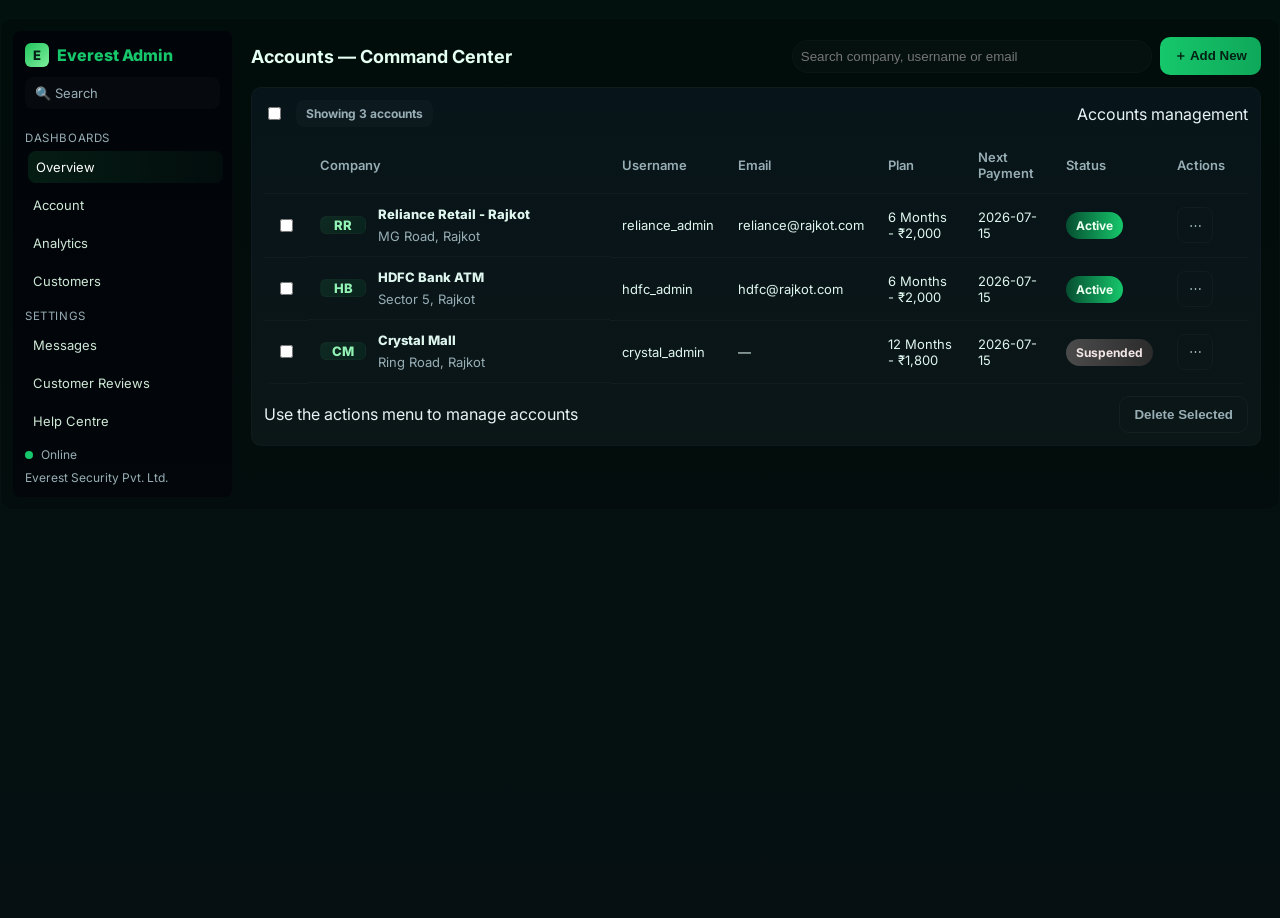
<file: accounts.html>
<!doctype html>
<html lang="en">
<head>
<meta charset="utf-8" />
<meta name="viewport" content="width=device-width,initial-scale=1" />
<title>Everest Admin — Accounts</title>
<link href="https://fonts.googleapis.com/css2?family=Inter:wght@300;400;600;700&display=swap" rel="stylesheet">
<style>
:root{
  --bg:#071017;
  --panel:#0b171b;
  --muted:#98aeb5;
  --accent:#16c76b;
  --accent-2:#0fa85a;
  --card:#0e1c20;
  --glass: rgba(255,255,255,0.02);
  --radius:16px;
  --font: "Inter", system-ui, -apple-system, "Segoe UI", Roboto, "Helvetica Neue", Arial;
  --form-bg:#ffffff;
  --submit-green: linear-gradient(90deg,var(--accent),var(--accent-2));
}

/* base */
*{box-sizing:border-box}
html,body{height:100%;margin:0;background:linear-gradient(180deg,#02110d,#061012);font-family:var(--font);-webkit-font-smoothing:antialiased;color:#e7f3f7}
.container{max-width:1280px;margin:18px auto;padding:12px;border-radius:12px;background:linear-gradient(180deg, rgba(0,0,0,0.22), rgba(0,0,0,0.18));border:1px solid rgba(255,255,255,0.02)}

/* layout */
.app{display:flex;gap:12px}

/* sidebar (admin style) */
.sidebar{
  width:220px;
  background:linear-gradient(180deg, rgba(1,4,9,0.9), rgba(2,6,10,0.9));
  padding:12px;
  border-radius:8px;
  display:flex;
  flex-direction:column;
  gap:10px;
  border-right:1px solid rgba(255,255,255,0.02);
}
.brand{ color:var(--accent); font-weight:800; font-size:16px; display:flex; gap:8px; align-items:center;}
.brand .logo-dot{ width:24px;height:24px;border-radius:6px;background:linear-gradient(135deg,#21c55e,#7ef09c); display:inline-flex; align-items:center; justify-content:center; color:#042017; font-weight:800; font-size:13px; }

.searchbox{ background:var(--glass); border-radius:8px; padding:8px 10px; color:var(--muted); font-size:13px; }

/* menu */
.menu { margin-top:6px; display:flex; flex-direction:column; gap:6px; }
.menu .section{ color:var(--muted); font-size:11.5px; margin-top:6px; letter-spacing:0.6px;}
.menu a{ display:flex; align-items:center; gap:8px; color:#cfe8d6; text-decoration:none; padding:8px; border-radius:8px; font-size:13px; }
.menu a.active{ background: linear-gradient(90deg, rgba(34,197,94,0.12), rgba(34,197,94,0.04)); color:#fff; transform:translateX(3px); }

/* main */
.main{flex:1;display:flex;flex-direction:column;gap:12px;padding:6px;width:100%}
.header{display:flex;justify-content:space-between;align-items:center;gap:12px}
.header h1{margin:0;font-size:18px;color:#e6fff3}
.controls{display:flex;gap:8px;align-items:center}

/* controls */
.btn{padding:10px 14px;border-radius:10px;border:none;font-weight:700;cursor:pointer;display:inline-flex;align-items:center;gap:8px}
.btn-add{background:linear-gradient(90deg,var(--accent),var(--accent-2));color:#042114}
.btn-ghost{background:transparent;border:1px solid rgba(255,255,255,0.04);color:var(--muted)}

/* card & table */
.card{background:linear-gradient(180deg,#071419,#0b1617);padding:12px;border-radius:10px;border:1px solid rgba(255,255,255,0.02)}
.topbar{display:flex;justify-content:space-between;align-items:center;margin-bottom:10px}
.search{background:var(--glass);padding:8px;border-radius:999px;border:1px solid rgba(255,255,255,0.02);width:360px;color:var(--muted)}
.table-wrap{overflow:auto;max-height:560px;border-radius:8px}
.table{width:100%;border-collapse:collapse;font-size:13px;color:#dff6ee}
.table thead th{position:sticky;top:0;background:transparent;padding:12px;text-align:left;color:var(--muted);font-weight:600;border-bottom:1px solid rgba(255,255,255,0.03)}
.table tbody td{padding:12px;border-bottom:1px solid rgba(255,255,255,0.03)}
.row-actions{display:flex;gap:8px;align-items:center}

/* logo thumbnail */
.logo-thumb{width:46px;height:46;border-radius:6px;display:inline-flex;align-items:center;justify-content:center;background:linear-gradient(135deg,#0f2a21,#08221d);border:1px solid rgba(255,255,255,0.02);font-weight:800;color:#92f3b4}
.pill{padding:6px 10px;border-radius:999px;font-weight:700;font-size:12px}
.pill-active{background:linear-gradient(90deg,#064e31,#16c76b);color:#eaffef}
.pill-suspended{background:linear-gradient(90deg,#4a4b4a,#2b2b2b);color:#f3e6e6}

/* dropdown */
.dd{position:relative}
.dotbtn{width:36px;height:36px;border-radius:8px;background:transparent;border:1px solid rgba(255,255,255,0.03);display:flex;align-items:center;justify-content:center;cursor:pointer;color:var(--muted)}
.dropdown{position:absolute;right:0;top:46px;background:#0f1b1d;border-radius:8px;padding:8px;border:1px solid rgba(255,255,255,0.03);min-width:200px;z-index:80;box-shadow:0 20px 60px rgba(0,0,0,0.6)}
.dropdown button{display:block;width:100%;padding:8px;border-radius:8px;background:transparent;border:none;color:var(--muted);text-align:left;cursor:pointer}
.dropdown button:hover{color:#eaffef;background:rgba(255,255,255,0.02)}

/* --- Modal matching photo style --- */
.modal-backdrop{
  position:fixed;left:0;top:0;width:100%;height:100%;background:rgba(2,6,5,0.7);
  display:none;align-items:center;justify-content:center;z-index:300;padding:32px;
}
.modal-backdrop.open{display:flex}
.modal-card{
  width:92%; max-width:920px; background: #fff; color:#123; border-radius:22px; padding:28px 28px;
  box-shadow:0 40px 120px rgba(0,0,0,0.6); max-height:72vh; overflow:auto; display:flex; flex-direction:column;
  /* keep card away from top/bottom so it doesn't touch border */
  margin-top: 4vh;
  margin-bottom: 4vh;
}

/* modal header */
.modal-head{ display:flex; justify-content:space-between; align-items:center; gap:12px; margin-bottom:8px; }
.modal-head h2{ margin:0; font-size:20px; color:#b26f00; font-weight:800; text-align:center; width:100% }
.modal-close{ background:transparent; border:none; font-size:18px; cursor:pointer; color:var(--muted) }

/* form grid - two columns like photo */
.modal-form{ display:grid; grid-template-columns: 1fr 1fr; gap:12px; align-items:start; margin-top:6px; }

/* pill inputs - rounded, not touching edges, subtle border */
.form-field{ display:flex; flex-direction:column; gap:8px; }
.input-pill{
  padding:14px 16px; border-radius:999px; border:1px solid #e6e6e6; background: #fff; color:#123; font-size:14px;
  box-shadow: inset 0 1px 0 rgba(0,0,0,0.02);
}
.input-pill::placeholder{ color:#a3a3a3; }

/* file upload style */
.file-row{ display:flex; gap:12px; align-items:center; margin-top:6px; }
.file-btn{ padding:10px 14px; border-radius:999px; border: none; background: #f0d88a; color:#2b2209; font-weight:700; cursor:pointer; }
.file-name{ color:#666; font-size:13px; }

/* submit area */
.modal-actions{ display:flex; justify-content:center; gap:12px; margin-top:16px; }
.btn-submit{
  background:var(--submit-green); color:#042114; font-weight:800; border:none; padding:16px 46px; border-radius:999px;
  font-size:15px; cursor:pointer; box-shadow:0 8px 28px rgba(10,80,40,0.12);
}
.btn-cancel{ background:transparent; border:1px solid rgba(0,0,0,0.06); padding:12px 18px; border-radius:10px; cursor:pointer; color:#123; }

/* view mode - inputs disabled but same visual */
.input-pill[disabled]{ background:#f7f7f7; color:#444; border:1px solid #eee; }

/* small-read rows (below form) */
.read-row{ padding:10px; border-radius:8px; background:#f7f7f7; margin-top:8px; color:#333; }

/* responsive */
@media (max-width:900px){
  .modal-card{ padding:18px; border-radius:16px }
  .modal-form{ grid-template-columns:1fr; }
  .search{ width:220px; }
  .sidebar{ width:100%; order:2 }
  .main{ order:1 }
}
</style>
</head>
<body>
  <div class="container">
    <div class="app">
      <!-- SIDEBAR -->
      <aside class="sidebar" aria-label="Main sidebar">
        <div class="brand"><div class="logo-dot">E</div> Everest Admin</div>
        <div class="searchbox">🔍 Search</div>

        <nav class="menu">
          <div class="section">DASHBOARDS</div>
          <a class="active" href="#">Overview</a>
          <a href="#">Account</a>
          <a href="#">Analytics</a>
          <a href="#">Customers</a>
          <div class="section">SETTINGS</div>
          <a href="#">Messages</a>
          <a href="#">Customer Reviews</a>
          <a href="#">Help Centre</a>
        </nav>

        <div style="margin-top:auto; color:var(--muted); font-size:12px;">
          <div style="display:flex; gap:8px; align-items:center;">
            <div style="width:8px;height:8px;border-radius:50%;background:var(--accent)"></div>
            <div>Online</div>
          </div>
          <div style="margin-top:8px; font-size:12px">Everest Security Pvt. Ltd.</div>
        </div>
      </aside>

      <!-- MAIN -->
      <main class="main" role="main">
        <div class="header">
          <h1>Accounts — Command Center</h1>

          <div class="controls">
            <input id="search" class="search" placeholder="Search company, username or email">
            <button id="addNewBtn" class="btn btn-add">＋ Add New</button>
          </div>
        </div>

        <div class="card">
          <div class="topbar">
            <div style="display:flex;gap:12px;align-items:center">
              <label><input id="selectAll" type="checkbox"></label>
              <div class="pill" style="background:rgba(255,255,255,0.02);color:var(--muted);font-weight:700;padding:6px 10px;border-radius:8px">Showing <span id="countDisplay">0</span> accounts</div>
            </div>
            <div class="small-muted">Accounts management</div>
          </div>

          <div class="table-wrap" aria-live="polite">
            <table class="table" role="table">
              <thead>
                <tr>
                  <th></th>
                  <th>Company</th>
                  <th>Username</th>
                  <th>Email</th>
                  <th style="width:140px">Plan</th>
                  <th style="width:110px">Next Payment</th>
                  <th style="width:110px">Status</th>
                  <th style="width:110px">Actions</th>
                </tr>
              </thead>
              <tbody id="accountsBody"></tbody>
            </table>
          </div>

          <div style="display:flex;justify-content:space-between;align-items:center;margin-top:12px">
            <div class="small-muted">Use the actions menu to manage accounts</div>
            <div>
              <button id="bulkDeleteBtn" class="btn btn-ghost">Delete Selected</button>
            </div>
          </div>
        </div>

        <!-- hidden stats (kept for JS) -->
        <div id="hiddenStats" style="display:none">
          <div id="totalAccounts">0</div>
          <div id="activeCount">0</div>
          <div id="suspendedCount">0</div>
        </div>
      </main>
    </div>
  </div>

  <!-- Modal (Add / Edit / View - same design) -->
  <div id="modal" class="modal-backdrop" aria-hidden="true">
    <div class="modal-card" role="dialog" aria-modal="true" aria-labelledby="modalTitle">
      <div class="modal-head">
        <button class="modal-close" id="modalClose" title="Close">✕</button>
        <h2 id="modalTitle">Worker Application Form</h2>
        <div style="width:34px"></div>
      </div>

      <form id="clientForm" class="modal-form" autocomplete="off">
        <!-- left column -->
        <div>
          <div class="form-field">
            <input id="f_company" class="input-pill" placeholder="Company name (Full)" required>
          </div>

          <div class="form-field">
            <input id="f_username" class="input-pill" placeholder="Username (for company)">
          </div>

          <div class="form-field">
            <input id="f_email" class="input-pill" placeholder="Email (optional)">
          </div>

          <div class="form-field">
            <input id="f_password" type="password" class="input-pill" placeholder="Password (optional)">
          </div>

          <div class="form-field">
            <input id="f_phone" class="input-pill" placeholder="Phone (optional)">
          </div>

        </div>

        <!-- right column -->
        <div>
          <div class="form-field">
            <input id="f_address" class="input-pill" placeholder="Address (full)">
          </div>

          <div class="form-field">
            <input id="f_price" class="input-pill" placeholder="Monthly price (e.g. 2000)">
          </div>

          <div class="form-field">
            <select id="f_status" class="input-pill" style="appearance:none;cursor:pointer;">
              <option value="active">Active</option>
              <option value="suspended">Suspended</option>
            </select>
          </div>

          <div class="form-field">
            <label class="small-muted" style="font-weight:700">Upload logo (optional)</label>
            <div class="file-row">
              <button type="button" id="fakeFileBtn" class="file-btn">Choose File</button>
              <div id="fileName" class="file-name">No file chosen</div>
              <input id="f_logo" type="file" accept="image/*" style="display:none">
            </div>
          </div>

        </div>

        <!-- full width footer area in modal -->
        <div style="grid-column:1 / -1; margin-top:8px; text-align:center;">
          <div class="modal-actions">
            <button type="button" id="saveClientBtn" class="btn-submit">Submit</button>
            <button type="button" id="cancelClientBtn" class="btn-cancel">Cancel</button>
          </div>
        </div>
      </form>

    </div>
  </div>

<script>
/* Demo accounts (unchanged data structure) */
let accounts = [
  {id:1,company:"Reliance Retail - Rajkot",username:"reliance_admin",email:"reliance@rajkot.com",plan:"6 Months - ₹2,000",price:2000,next:"2026-07-15",status:"active",autorenew:"ON",address:"MG Road, Rajkot",phone:"+91 8000123456",logo:null},
  {id:2,company:"HDFC Bank ATM",username:"hdfc_admin",email:"hdfc@rajkot.com",plan:"6 Months - ₹2,000",price:2000,next:"2026-07-15",status:"active",autorenew:"ON",address:"Sector 5, Rajkot",phone:"",logo:null},
  {id:3,company:"Crystal Mall",username:"crystal_admin",email:"",plan:"12 Months - ₹1,800",price:1800,next:"2026-07-15",status:"suspended",autorenew:"OFF",address:"Ring Road, Rajkot",phone:"+91 8987654321",logo:null},
];
let nextId = 4;

/* elements */
const accountsBody = document.getElementById('accountsBody');
const countDisplay = document.getElementById('countDisplay');

/* modal elements */
const modal = document.getElementById('modal');
const modalTitle = document.getElementById('modalTitle');
const clientForm = document.getElementById('clientForm');
const saveClientBtn = document.getElementById('saveClientBtn');
const cancelClientBtn = document.getElementById('cancelClientBtn');
const modalClose = document.getElementById('modalClose');
const fakeFileBtn = document.getElementById('fakeFileBtn');
const fileInput = document.getElementById('f_logo');
const fileName = document.getElementById('fileName');

let currentEditId = null; // null => creating, number => editing, 'view' mode controlled by disabled state

/* render table */
function renderTable(filter='') {
  accountsBody.innerHTML = '';
  const q = (filter || '').trim().toLowerCase();
  const filtered = accounts.filter(a => !q || a.company.toLowerCase().includes(q) || (a.email||'').toLowerCase().includes(q) || (a.username||'').toLowerCase().includes(q));
  filtered.forEach(a => {
    const tr = document.createElement('tr');
    tr.innerHTML = `
      <td><input type="checkbox" class="rowSelect" data-id="${a.id}"></td>
      <td style="display:flex;align-items:center;gap:12px">
        <div class="logo-thumb">${a.logo?'<img src="'+a.logo+'" style="width:46px;height:46;border-radius:6px">':a.company.split(' ').map(s=>s[0]).slice(0,2).join('').toUpperCase()}</div>
        <div style="min-width:220px"><div style="font-weight:800">${a.company}</div><div style="color:var(--muted);margin-top:6px">${a.address || ''}</div></div>
      </td>
      <td>${a.username}</td>
      <td>${a.email || '—'}</td>
      <td>${a.plan || '—'}</td>
      <td>${a.next || '—'}</td>
      <td>${a.status === 'active' ? '<span class="pill pill-active">Active</span>' : '<span class="pill pill-suspended">Suspended</span>'}</td>
      <td>
        <div class="row-actions">
          <div class="dd">
            <button class="dotbtn" onclick="toggleDropdown(event, ${a.id})">⋯</button>
            <div id="menu-${a.id}" class="dropdown" style="display:none">
              <button onclick="viewClient(${a.id})">View</button>
              <button onclick="editClient(${a.id})">Edit</button>
              <button onclick="resetPassword(${a.id})">Reset Password</button>
              <button onclick="changePrice(${a.id})">Change Price</button>
              <button onclick="toggleSuspend(${a.id})">${a.status==='active' ? 'Suspend' : 'Reactivate'}</button>
              <button onclick="sendReminder(${a.id})">Send Reminder</button>
              <button style="color:#ff8b8b" onclick="deleteClient(${a.id})">Delete account</button>
            </div>
          </div>
        </div>
      </td>
    `;
    accountsBody.appendChild(tr);
  });

  countDisplay.innerText = filtered.length;
}

/* search */
document.getElementById('search').addEventListener('input', (e)=> renderTable(e.target.value));

/* select all */
document.getElementById('selectAll').addEventListener('change', (e)=> {
  const checked = e.target.checked;
  document.querySelectorAll('.rowSelect').forEach(cb => cb.checked = checked);
});

/* open modal helpers */
function openModal(mode, id=null){
  // mode: 'add', 'edit', 'view'
  currentEditId = (mode === 'add') ? null : id;
  // reset file name UI
  fileName.innerText = 'No file chosen';

  if(mode === 'add'){
    modalTitle.innerText = 'Add New Client';
    clientForm.reset();
    setFormDisabled(false);
    saveClientBtn.style.display = '';
  } else {
    const acc = accounts.find(a => a.id === id);
    if(!acc) return;
    // prefill fields
    document.getElementById('f_company').value = acc.company || '';
    document.getElementById('f_username').value = acc.username || '';
    document.getElementById('f_email').value = acc.email || '';
    document.getElementById('f_password').value = '';
    document.getElementById('f_phone').value = acc.phone || '';
    document.getElementById('f_address').value = acc.address || '';
    document.getElementById('f_price').value = acc.price || '';
    document.getElementById('f_status').value = acc.status || 'active';
    if(acc.logo) { fileName.innerText = '(logo uploaded)'; }
    else { fileName.innerText = 'No file chosen'; }
    if(mode === 'view'){
      modalTitle.innerText = 'View Client';
      setFormDisabled(true);
      saveClientBtn.style.display = 'none';
    } else {
      modalTitle.innerText = 'Edit Client';
      setFormDisabled(false);
      saveClientBtn.style.display = '';
    }
  }
  modal.classList.add('open'); modal.setAttribute('aria-hidden','false');
}

/* enable/disable inputs for view mode */
function setFormDisabled(flag){
  const els = clientForm.querySelectorAll('input, select, textarea, button');
  els.forEach(el=>{
    // keep fakeFileBtn enabled (we hide submit in view mode anyway)
    if(el.id === 'fakeFileBtn') return;
    if(el.id === 'saveClientBtn' || el.id === 'cancelClientBtn') return;
    if(flag) el.setAttribute('disabled','disabled'); else el.removeAttribute('disabled');
  });
}

/* open add */
document.getElementById('addNewBtn').addEventListener('click', ()=> openModal('add'));

/* close handlers */
function closeModal(){ modal.classList.remove('open'); modal.setAttribute('aria-hidden','true'); currentEditId = null; clientForm.reset(); }
modalClose.addEventListener('click', closeModal);
cancelClientBtn.addEventListener('click', closeModal);
document.addEventListener('keydown', (e)=> { if(e.key==='Escape') closeModal(); });

/* fake file button */
fakeFileBtn.addEventListener('click', ()=> fileInput.click());
fileInput.addEventListener('change', (e)=>{
  if(e.target.files && e.target.files[0]) fileName.innerText = e.target.files[0].name;
  else fileName.innerText = 'No file chosen';
});

/* create / save */
saveClientBtn.addEventListener('click', ()=>{
  // gather
  const comp = document.getElementById('f_company').value.trim();
  if(!comp){ alert('Company name required'); return; }
  const username = document.getElementById('f_username').value.trim() || comp.split(' ').join('_').toLowerCase();
  const email = document.getElementById('f_email').value.trim();
  const phone = document.getElementById('f_phone').value.trim();
  const address = document.getElementById('f_address').value.trim();
  const price = Number(document.getElementById('f_price').value) || 0;
  const status = document.getElementById('f_status').value;

  // handle file
  if(fileInput.files && fileInput.files[0]){
    const fr = new FileReader();
    fr.onload = function(ev){
      persistClient({company:comp,username,email,phone,address,price,status,logo:ev.target.result});
    };
    fr.readAsDataURL(fileInput.files[0]);
  } else {
    persistClient({company:comp,username,email,phone,address,price,status,logo:null});
  }
});

/* persist create/edit */
function persistClient(payload){
  if(currentEditId){ // edit
    const acc = accounts.find(a=>a.id===currentEditId);
    if(!acc) return;
    acc.company = payload.company;
    acc.username = payload.username;
    acc.email = payload.email;
    acc.phone = payload.phone;
    acc.address = payload.address;
    acc.price = payload.price;
    acc.status = payload.status;
    if(payload.logo) acc.logo = payload.logo;
    alert('Client updated (demo)');
  } else {
    const newAcc = {
      id: nextId++,
      company: payload.company,
      username: payload.username,
      email: payload.email,
      plan: 'Manual',
      price: payload.price,
      next: accounts.length ? accounts[0].next : '2026-07-15',
      status: payload.status || 'active',
      autorenew: 'ON',
      address: payload.address || '',
      phone: payload.phone || '',
      logo: payload.logo
    };
    accounts.unshift(newAcc);
    alert('Client created (demo)');
  }
  closeModal();
  renderTable(document.getElementById('search').value);
}

/* view client - disables form */
function viewClient(id){
  openModal('view', id);
}

/* edit client */
function editClient(id){
  openModal('edit', id);
}

/* reset password (demo) */
function resetPassword(id){
  const acc = accounts.find(a=>a.id===id);
  if(!acc) return;
  const np = prompt(`Reset password for ${acc.company} (${acc.username})\nEnter new temporary password:`);
  if(np){ alert(`Password for ${acc.username} reset to "${np}" (demo).`); }
}

/* change price */
function changePrice(id){
  const acc = accounts.find(a=>a.id===id);
  if(!acc) return;
  const val = prompt(`Change monthly price for ${acc.company}`, acc.price);
  if(val!==null){ acc.price = Number(val) || acc.price; alert(`Price updated to ₹${acc.price} (demo)`); renderTable(document.getElementById('search').value); }
}

/* suspend/reactivate */
function toggleSuspend(id){
  const acc = accounts.find(a=>a.id===id);
  if(!acc) return;
  acc.status = acc.status === 'active' ? 'suspended' : 'active';
  alert(`${acc.company} is now ${acc.status} (demo)`);
  renderTable(document.getElementById('search').value);
}

/* send reminder */
function sendReminder(id){
  const acc = accounts.find(a=>a.id===id);
  if(!acc) return;
  alert(`Reminder sent to ${acc.company} (${acc.email || acc.username}) — demo`);
}

/* delete */
function deleteClient(id){
  const acc = accounts.find(a=>a.id===id);
  if(!acc) return;
  if(!confirm(`Delete account "${acc.company}"? This cannot be undone in demo.`)) return;
  accounts = accounts.filter(a=>a.id!==id);
  alert('Deleted (demo)');
  renderTable(document.getElementById('search').value);
}

/* dropdown toggles */
function toggleDropdown(e,id){
  e.stopPropagation();
  document.querySelectorAll('.dropdown').forEach(d=>d.style.display='none');
  const menu = document.getElementById(`menu-${id}`);
  if(menu) menu.style.display = menu.style.display === 'block' ? 'none' : 'block';
}
window.addEventListener('click', ()=> document.querySelectorAll('.dropdown').forEach(d=>d.style.display='none'));

/* bulk delete */
document.getElementById('bulkDeleteBtn').addEventListener('click', ()=> {
  const ids = Array.from(document.querySelectorAll('.rowSelect')).filter(cb=>cb.checked).map(cb=>Number(cb.dataset.id));
  if(!ids.length) return alert('Select accounts first');
  if(!confirm(`Delete ${ids.length} selected accounts?`)) return;
  accounts = accounts.filter(a=> !ids.includes(a.id));
  alert('Selected deleted (demo)');
  renderTable(document.getElementById('search').value);
});

/* init */
renderTable();

/* accessibility */
document.addEventListener('keydown', (e)=> { if(e.key==='Escape') closeModal(); });
</script>
</body>
</html>
</file>
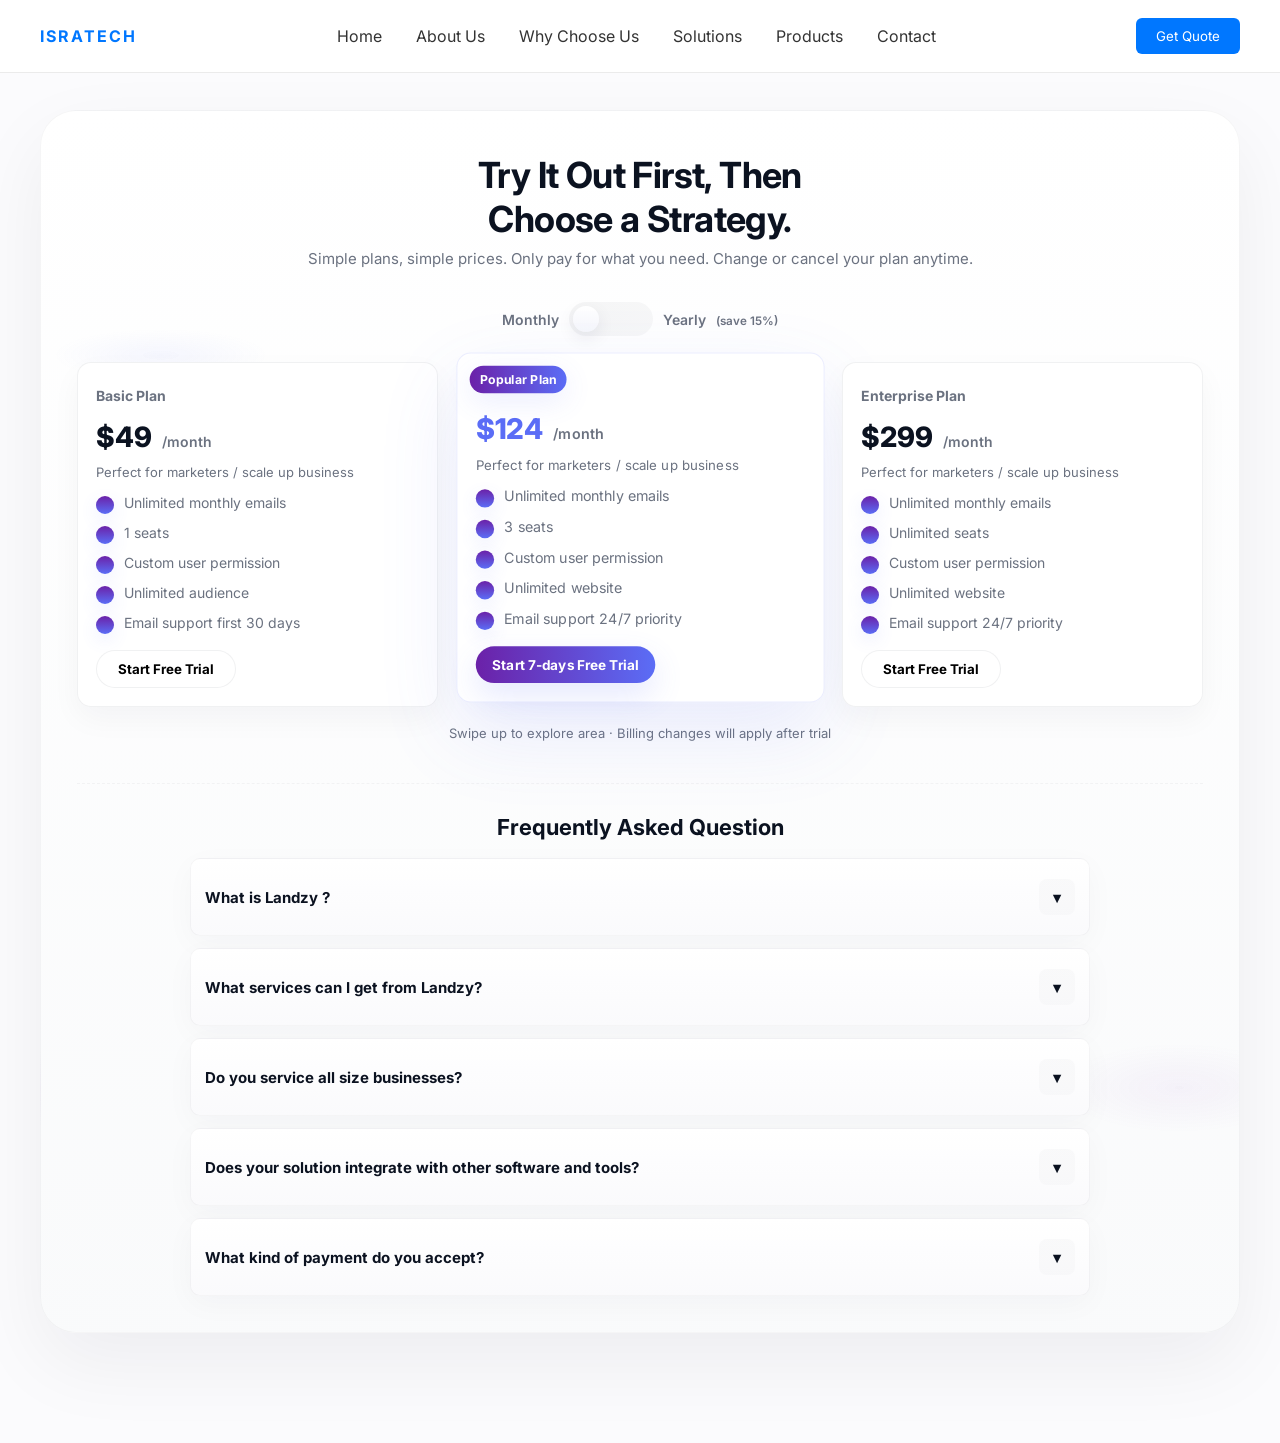
<file: solutions.html>
<!DOCTYPE html>
<html lang="en">
<head>
  <meta charset="utf-8">
  <meta name="viewport" content="width=device-width,initial-scale=1">
  <title>Pricing & Plans — Everest Security Pvt. Ltd.</title>

  <link rel="stylesheet" href="style.css">
  <link href="https://fonts.googleapis.com/css2?family=Inter:wght@300;400;600;700&display=swap" rel="stylesheet">

  <style>
    /* ============= page-scoped styles for solutions.html =============
       Uses a white-site friendly palette with a purple → indigo gradient
       for the central pricing stage. All rules are scoped to avoid
       changing global design.
    ==================================================================*/

    :root{
      --bg:#fbfbfd;
      --ink:#0b1220;
      --muted:#6b7280;
      --accent-1: #6b21a8; /* deep purple */
      --accent-2: #5b6df6; /* indigo */
      --tile-bg: rgba(255,255,255,0.95);
      --tile-border: rgba(11,18,32,0.06);
      --glass: linear-gradient(180deg, rgba(255,255,255,0.98), rgba(250,250,252,0.98));
    }

    body { background: var(--bg); color:var(--ink); font-family:Inter,system-ui,-apple-system,"Segoe UI",Roboto,"Helvetica Neue",Arial; }

    /* Stage wrapper mimicking the curved tablet look (big rounded card) */
    .pricing-stage {
      max-width: 1200px;
      margin: 110px auto;
      padding: 36px;
      border-radius: 36px;
      background:
        radial-gradient(900px 220px at 10% 20%, rgba(91,109,246,0.06), transparent 12%),
        radial-gradient(800px 300px at 95% 80%, rgba(107,33,168,0.05), transparent 15%),
        linear-gradient(180deg, rgba(255,255,255,0.96), rgba(249,250,251,0.96));
      box-shadow: 0 30px 80px rgba(11,18,32,0.06), inset 0 1px 0 rgba(255,255,255,0.6);
      border: 1px solid rgba(11,18,32,0.04);
      overflow: hidden;
    }

    .pricing-hero {
      text-align:center;
      margin-bottom: 28px;
    }

    .pricing-hero h1 {
      font-size: 36px;
      margin: 6px 0 8px;
      letter-spacing:-0.6px;
      color:var(--ink);
      font-weight:700;
    }

    .pricing-hero p {
      color:var(--muted);
      max-width:820px;
      margin:8px auto 0;
      font-size:15px;
    }

    /* Toggle row */
    .toggle-row {
      margin: 28px auto 10px;
      display:flex;
      align-items:center;
      justify-content:center;
      gap:12px;
    }

    .switch {
      display:inline-flex;
      align-items:center;
      gap:10px;
      background:transparent;
      border-radius:999px;
      padding:6px;
      font-weight:600;
      color:var(--muted);
      user-select:none;
      font-size:14px;
    }

    .switch .track {
      width:84px;
      height:34px;
      background: linear-gradient(90deg, rgba(11,18,32,0.04), rgba(11,18,32,0.03));
      border-radius:999px;
      display:flex;
      align-items:center;
      padding:4px;
      box-sizing:border-box;
      position:relative;
    }

    .switch input{ display:none; }

    .knob {
      width:26px;
      height:26px;
      background: linear-gradient(180deg,#fff,#f5f6fb);
      border-radius:50%;
      box-shadow: 0 6px 18px rgba(6,22,63,0.08);
      transform: translateX(0);
      transition: transform .22s cubic-bezier(.2,.9,.2,1);
    }

    .switch input:checked + .track .knob {
      transform: translateX(44px);
    }

    /* Pricing grid */
    .pricing-grid {
      display:grid;
      grid-template-columns: repeat(3,1fr);
      gap:22px;
      margin-top:20px;
      align-items:start;
    }

    /* pricing tile */
    .plan {
      background: var(--tile-bg);
      border-radius:14px;
      padding:18px;
      border:1px solid var(--tile-border);
      box-shadow: 0 12px 30px rgba(6,22,63,0.04);
      position:relative;
      transition: transform .22s ease, box-shadow .22s ease;
      overflow:visible;
    }

    .plan:hover { transform: translateY(-8px); box-shadow: 0 24px 60px rgba(6,22,63,0.08); }

    .plan .badge {
      position:absolute;
      top:12px;
      left:12px;
      background: linear-gradient(90deg,var(--accent-1),var(--accent-2));
      color:#fff;
      padding:6px 10px;
      border-radius:999px;
      font-weight:700;
      font-size:12px;
      letter-spacing:0.2px;
      box-shadow: 0 8px 28px rgba(91,109,246,0.12);
    }

    .plan .title { font-weight:700; font-size:14px; color:var(--muted); margin-top:6px; }
    .plan .price {
      margin-top:16px;
      font-size:28px;
      font-weight:800;
      color:var(--ink);
      display:flex;
      align-items:baseline;
      gap:10px;
    }
    .plan .price small { font-size:14px; color:var(--muted); font-weight:600; }

    .plan .desc { color:var(--muted); font-size:13px; margin-top:10px; }

    .features {
      margin-top:14px;
      display:flex;
      flex-direction:column;
      gap:10px;
      font-size:14px;
      color:var(--muted);
    }

    .features .f {
      display:flex;
      gap:10px;
      align-items:flex-start;
    }

    .features .dot {
      width:18px;
      height:18px;
      border-radius:50%;
      background: linear-gradient(180deg,var(--accent-1),var(--accent-2));
      display:inline-block;
      box-shadow: 0 6px 18px rgba(91,109,246,0.12);
      margin-top:2px;
      flex:0 0 18px;
    }

    .cta-row { margin-top:16px; }

    .btn {
      display:inline-block;
      padding:10px 16px;
      border-radius:999px;
      border: 1px solid rgba(11,18,32,0.06);
      background: #fff;
      min-width:140px;
      text-align:center;
      font-weight:700;
      cursor:pointer;
      transition: transform .14s ease, box-shadow .14s ease;
    }

    .btn.primary {
      background: linear-gradient(90deg,var(--accent-1),var(--accent-2));
      color:#fff;
      border:none;
      box-shadow: 0 12px 30px rgba(91,109,246,0.16);
    }

    /* Emphasized middle plan */
    .plan.popular {
      transform: translateY(-6px) scale(1.02);
      border: 1px solid rgba(91,109,246,0.12);
      box-shadow: 0 30px 80px rgba(91,109,246,0.12);
    }

    .plan.popular .price { color: var(--accent-2); }

    /* pricing foot note */
    .pricing-note { text-align:center; color:var(--muted); margin-top:18px; font-size:13px; }

    /* FAQ area */
    .faq {
      margin-top:42px;
      padding-top:18px;
      border-top:1px dashed rgba(11,18,32,0.04);
    }

    .faq h2 { font-size:22px; margin:12px 0 18px; text-align:center; color:var(--ink); }

    .accordion {
      max-width:900px;
      margin: 0 auto;
      display:grid;
      gap:12px;
    }

    .qa {
      background: linear-gradient(180deg, rgba(255,255,255,0.98), rgba(250,250,252,0.98));
      border:1px solid rgba(11,18,32,0.04);
      padding:12px 14px;
      border-radius:10px;
      box-shadow: 0 8px 30px rgba(6,22,63,0.03);
    }

    .qa button.q {
      display:flex;
      justify-content:space-between;
      align-items:center;
      gap:12px;
      width:100%;
      background:transparent;
      border:none;
      padding:8px 0;
      font-weight:700;
      color:var(--ink);
      cursor:pointer;
      font-size:15px;
    }

    .qa .a {
      margin-top:10px;
      color:var(--muted);
      display:none;
      line-height:1.6;
      font-size:14px;
    }

    .qa.open .a { display:block; }

    .qa .chev {
      width:36px;
      height:36px;
      border-radius:8px;
      display:grid;
      place-items:center;
      background: linear-gradient(180deg, rgba(11,18,32,0.02), rgba(11,18,32,0.015));
      transition: transform .2s ease;
    }

    .qa.open .chev { transform: rotate(180deg); background: linear-gradient(90deg,var(--accent-1),var(--accent-2)); color:#fff; }

    /* Responsive */
    @media (max-width: 1000px){
      .pricing-grid { grid-template-columns: 1fr; }
      .pricing-stage { margin: 32px 18px; padding:20px; border-radius:20px; }
      .pricing-hero h1 { font-size:28px; }
    }
  </style>
</head>
<body>

  <header class="navbar">
    <div class="nav-container">
      <div class="logo">ISRATECH</div>

    <nav>
      <a href="index.html#home">Home</a>
      <a href="about.html">About Us</a>
      <a href="why-us.html">Why Choose Us</a>
      <a href="index.html#solutions">Solutions</a>
      <a href="products.html">Products</a>
      <a href="contact.html">Contact</a>
    </nav>

      <button class="cta" onclick="location.href='contact.html'">Get Quote</button>
    </div>
  </header>

  <main>
    <section class="pricing-stage" aria-labelledby="prices-title">
      <div class="pricing-hero">
        <h1 id="prices-title">Try It Out First, Then<br>Choose a Strategy.</h1>
        <p>Simple plans, simple prices. Only pay for what you need. Change or cancel your plan anytime.</p>
      </div>

      <div class="toggle-row" aria-hidden="false">
        <div class="switch" title="Toggle billing">
          <span class="label">Monthly</span>
          <label style="display:inline-flex;align-items:center;">
            <input id="billingToggle" type="checkbox" aria-label="Toggle billing">
            <span class="track" aria-hidden="true"><span class="knob" aria-hidden="true"></span></span>
          </label>
          <span class="label">Yearly <small style="color:var(--muted);font-weight:600;margin-left:6px;">(save 15%)</small></span>
        </div>
      </div>

      <div class="pricing-grid" role="list" aria-label="Plans">
        <!-- Basic -->
        <article class="plan" role="listitem" aria-labelledby="plan-basic">
          <div class="title" id="plan-basic">Basic Plan</div>
          <div class="price"><span class="money" data-month="49" data-year="499">$49</span><small>/month</small></div>
          <div class="desc">Perfect for marketers / scale up business</div>

          <div class="features">
            <div class="f"><span class="dot" aria-hidden="true"></span><div>Unlimited monthly emails</div></div>
            <div class="f"><span class="dot" aria-hidden="true"></span><div>1 seats</div></div>
            <div class="f"><span class="dot" aria-hidden="true"></span><div>Custom user permission</div></div>
            <div class="f"><span class="dot" aria-hidden="true"></span><div>Unlimited audience</div></div>
            <div class="f"><span class="dot" aria-hidden="true"></span><div>Email support first 30 days</div></div>
          </div>

          <div class="cta-row">
            <button class="btn" aria-label="Start free trial basic">Start Free Trial</button>
          </div>
        </article>

        <!-- Popular -->
        <article class="plan popular" role="listitem" aria-labelledby="plan-popular">
          <div class="badge">Popular Plan</div>
          <div class="title" id="plan-popular">Pro Plan</div>
          <div class="price"><span class="money" data-month="124" data-year="1249">$124</span><small>/month</small></div>
          <div class="desc">Perfect for marketers / scale up business</div>

          <div class="features">
            <div class="f"><span class="dot" aria-hidden="true"></span><div>Unlimited monthly emails</div></div>
            <div class="f"><span class="dot" aria-hidden="true"></span><div>3 seats</div></div>
            <div class="f"><span class="dot" aria-hidden="true"></span><div>Custom user permission</div></div>
            <div class="f"><span class="dot" aria-hidden="true"></span><div>Unlimited website</div></div>
            <div class="f"><span class="dot" aria-hidden="true"></span><div>Email support 24/7 priority</div></div>
          </div>

          <div class="cta-row">
            <button class="btn primary" aria-label="Start 7-days free trial pro">Start 7-days Free Trial</button>
          </div>
        </article>

        <!-- Pro -->
        <article class="plan" role="listitem" aria-labelledby="plan-pro">
          <div class="title" id="plan-pro">Enterprise Plan</div>
          <div class="price"><span class="money" data-month="299" data-year="2999">$299</span><small>/month</small></div>
          <div class="desc">Perfect for marketers / scale up business</div>

          <div class="features">
            <div class="f"><span class="dot" aria-hidden="true"></span><div>Unlimited monthly emails</div></div>
            <div class="f"><span class="dot" aria-hidden="true"></span><div>Unlimited seats</div></div>
            <div class="f"><span class="dot" aria-hidden="true"></span><div>Custom user permission</div></div>
            <div class="f"><span class="dot" aria-hidden="true"></span><div>Unlimited website</div></div>
            <div class="f"><span class="dot" aria-hidden="true"></span><div>Email support 24/7 priority</div></div>
          </div>

          <div class="cta-row">
            <button class="btn" aria-label="Start free trial enterprise">Start Free Trial</button>
          </div>
        </article>
      </div>

      <div class="pricing-note">Swipe up to explore area · Billing changes will apply after trial</div>

      <!-- FAQ -->
      <section class="faq" aria-labelledby="faq-title">
        <h2 id="faq-title">Frequently Asked Question</h2>

        <div class="accordion" role="list">
          <div class="qa" role="listitem">
            <button class="q" aria-expanded="false">
              <span>What is Landzy ?</span>
              <span class="chev" aria-hidden="true">▾</span>
            </button>
            <div class="a">Landzy is the best UI template for SaaS marketing — helps teams and companies to make landing pages for their business.</div>
          </div>

          <div class="qa" role="listitem">
            <button class="q" aria-expanded="false">
              <span>What services can I get from Landzy?</span>
              <span class="chev" aria-hidden="true">▾</span>
            </button>
            <div class="a">You can get monitoring solutions, alarm systems, perimeter detection, professional installation, and ongoing monitoring services.</div>
          </div>

          <div class="qa" role="listitem">
            <button class="q" aria-expanded="false">
              <span>Do you service all size businesses?</span>
              <span class="chev" aria-hidden="true">▾</span>
            </button>
            <div class="a">Yes. We scale solutions from single-site small businesses to multi-site enterprise deployments.</div>
          </div>

          <div class="qa" role="listitem">
            <button class="q" aria-expanded="false">
              <span>Does your solution integrate with other software and tools?</span>
              <span class="chev" aria-hidden="true">▾</span>
            </button>
            <div class="a">We support industry-standard cameras and integrations; legacy systems can be connected via receiver interfaces and gateways.</div>
          </div>

          <div class="qa" role="listitem">
            <button class="q" aria-expanded="false">
              <span>What kind of payment do you accept?</span>
              <span class="chev" aria-hidden="true">▾</span>
            </button>
            <div class="a">We accept bank transfers, major credit cards, and invoiced payments for enterprise clients.</div>
          </div>
        </div>
      </section>

    </section>
  </main>

  <script>
    // pricing toggle + update numbers (small, self-contained)
    (function(){
      const toggle = document.getElementById('billingToggle');
      const monies = document.querySelectorAll('.money');

      function setBilling(yearly){
        monies.forEach(el=>{
          const m = parseFloat(el.dataset.month || '0');
          const y = parseFloat(el.dataset.year || String(Math.round(m*10)));
          if(yearly){
            // show yearly price but keep "/month" label (or show per year if you prefer)
            // We'll show monthly-equivalent after discount if needed.
            el.textContent = '$' + String(y);
            const small = el.parentElement.querySelector('small');
            if(small) small.textContent = '/year';
          } else {
            el.textContent = '$' + String(m);
            const small = el.parentElement.querySelector('small');
            if(small) small.textContent = '/month';
          }
        });
      }

      // initial (monthly)
      setBilling(false);

      toggle.addEventListener('change', (e)=>{
        setBilling(toggle.checked);
      });

      // small animation when prices change
      monies.forEach(el=>{
        const holder = el;
        const observer = new MutationObserver(() => {
          holder.style.transition = 'transform .18s ease';
          holder.style.transform = 'translateY(-6px)';
          setTimeout(()=> holder.style.transform = '', 220);
        });
        observer.observe(holder, {childList:true});
      });
    })();

    // FAQ accordion
    (function(){
      const qBtns = document.querySelectorAll('.qa .q');
      qBtns.forEach(btn=>{
        btn.addEventListener('click', () => {
          const qa = btn.closest('.qa');
          const open = qa.classList.contains('open');
          // close others (like the screenshot shows single-open)
          document.querySelectorAll('.qa.open').forEach(x=>{ x.classList.remove('open'); x.querySelector('.q').setAttribute('aria-expanded','false'); });
          if(!open){
            qa.classList.add('open');
            btn.setAttribute('aria-expanded','true');
          } else {
            qa.classList.remove('open');
            btn.setAttribute('aria-expanded','false');
          }
        });

        // keyboard support: Enter or Space
        btn.addEventListener('keydown', (ev) => {
          if(ev.key === 'Enter' || ev.key === ' '){
            ev.preventDefault();
            btn.click();
          }
        });
      });
    })();
  </script>

  <script src="script.js"></script>
</body>
</html>
</file>
<file: style.css>
*{
margin:0;
padding:0;
box-sizing:border-box;
font-family:'Inter',sans-serif;
}

body{
background:#ffffff;
color:#111;
overflow-x:hidden;
}

/* NAVBAR */

.navbar{
position:fixed;
top:0;
left:0;
width:100%;
padding:18px 40px;
background:rgba(255,255,255,0.85);
backdrop-filter:blur(12px);
border-bottom:1px solid rgba(0,0,0,0.08);
z-index:1000;
}

.nav-container{
display:flex;
justify-content:space-between;
align-items:center;
max-width:1200px;
margin:auto;
}

.logo{
font-weight:700;
letter-spacing:2px;
color:#0077ff;
}

nav a{
margin:0 15px;
text-decoration:none;
color:#333;
transition:0.3s;
}

nav a:hover{
color:#0077ff;
}

.cta{
background:#0077ff;
color:white;
border:none;
padding:10px 20px;
border-radius:6px;
cursor:pointer;
}

/* HERO */

.hero{
height:100vh;
display:flex;
align-items:center;
justify-content:center;
text-align:center;
position:relative;
overflow:hidden;
padding-top:100px;
background:#f8f9fb;
}

.hero-content{
max-width:650px;
margin:0 auto;
position:relative;
z-index:2;
}

.hero h1{
font-size:48px;
margin-bottom:20px;
line-height:1.2;
}

.hero p{
font-size:18px;
opacity:0.8;
}

.hero-buttons{
margin-top:30px;
}

.primary{
background:#0077ff;
color:white;
border:none;
padding:12px 28px;
border-radius:6px;
margin-right:10px;
cursor:pointer;
transition:0.3s;
}

.primary:hover{
transform:translateY(-2px);
box-shadow:0 0 15px rgba(0,119,255,0.4);
}

.secondary{
background:white;
border:1px solid #ccc;
padding:12px 28px;
border-radius:6px;
cursor:pointer;
transition:0.3s;
}

.secondary:hover{
background:#f2f2f2;
}

/* BACKGROUND GRID */

.grid{
position:absolute;
top:0;
left:0;
width:100%;
height:100%;
background-image:
linear-gradient(rgba(0,0,0,0.04) 1px, transparent 1px),
linear-gradient(90deg,rgba(0,0,0,0.04) 1px, transparent 1px);
background-size:40px 40px;
animation:gridMove 20s linear infinite;
z-index:0;
}

@keyframes gridMove{
0%{transform:translateY(0)}
100%{transform:translateY(40px)}
}

/* CANVAS CIRCUIT */

#circuit{
position:absolute;
top:0;
left:0;
width:100%;
height:100%;
z-index:1;
pointer-events:none;
}

/* SHIELD */

.shield{
position:absolute;
bottom:100px;
left:50%;
transform:translateX(-50%);
width:80px;
height:80px;
background:linear-gradient(#0077ff,#0050c8);
clip-path:polygon(50% 0%, 90% 20%, 90% 60%, 50% 100%, 10% 60%, 10% 20%);
box-shadow:0 0 20px rgba(0,119,255,0.4);
animation:floatShield 4s ease-in-out infinite;
z-index:2;
}

@keyframes floatShield{
0%{transform:translate(-50%,0)}
50%{transform:translate(-50%,-20px)}
100%{transform:translate(-50%,0)}
}

/* STATS */

.stats{
display:flex;
justify-content:center;
gap:60px;
padding:120px 20px;
text-align:center;
flex-wrap:wrap;
background:white;
}

.stat h2{
font-size:40px;
color:#0077ff;
}

/* SOLUTIONS */

.solutions{
padding:120px 20px;
text-align:center;
background:#f7f7f7;
}

.cards{
display:grid;
grid-template-columns:repeat(auto-fit,minmax(250px,1fr));
gap:30px;
max-width:1000px;
margin:auto;
margin-top:50px;
}

/* PREMIUM ANIMATED CARDS */

.card{
position:relative;
padding:30px;
border-radius:14px;
background:rgba(255,255,255,0.65);
backdrop-filter:blur(12px);
border:1px solid rgba(0,119,255,0.15);
overflow:hidden;
transition:0.35s;
text-align:center;
}

/* animated glowing border */

.card::before{
content:"";
position:absolute;
inset:-2px;
border-radius:14px;
background:linear-gradient(90deg,#0077ff,#00c6ff,#0077ff);
background-size:300%;
animation:borderMove 6s linear infinite;
z-index:-1;
}

.card::after{
content:"";
position:absolute;
inset:2px;
background:rgba(255,255,255,0.9);
border-radius:12px;
z-index:-1;
}

@keyframes borderMove{
0%{background-position:0%}
100%{background-position:300%}
}

/* hover glow */

.card:hover{
transform:translateY(-10px) scale(1.02);
box-shadow:
0 10px 30px rgba(0,0,0,0.12),
0 0 25px rgba(0,119,255,0.35);
}

/* floating icons */

.icon{
font-size:40px;
margin-bottom:15px;
animation:iconFloat 3s ease-in-out infinite;
}

@keyframes iconFloat{
0%{transform:translateY(0)}
50%{transform:translateY(-8px)}
100%{transform:translateY(0)}
}

/* PRODUCTS */

#products{
padding:120px 20px;
text-align:center;
background:white;
}

.carousel{
overflow:hidden;
width:100%;
padding:60px 0;
}

.track{
display:flex;
gap:30px;
animation:scrollProducts 18s linear infinite;
}

.slide{
min-width:250px;
height:200px;
background:#f2f2f2;
border-radius:10px;
display:flex;
align-items:center;
justify-content:center;
}

@keyframes scrollProducts{
0%{transform:translateX(0)}
100%{transform:translateX(-50%)}
}

/* CONTACT */

.contact{
padding:120px 20px;
text-align:center;
background:#f7f7f7;
}

form{
max-width:500px;
margin:auto;
display:flex;
flex-direction:column;
gap:15px;
}

input,textarea{
padding:12px;
border:1px solid #ddd;
border-radius:6px;
}

form button{
background:#0077ff;
color:white;
border:none;
padding:12px;
border-radius:6px;
cursor:pointer;
}

/* MOBILE */

@media(max-width:768px){

.hero h1{
font-size:34px;
}

.stats{
flex-direction:column;
gap:30px;
}

nav{
display:none;
}

}

/* APPLE STYLE 3D TILT SUPPORT */

.cards{
perspective:1200px;
}

.card{
transform-style:preserve-3d;
will-change:transform;
transition:transform 0.25s ease, box-shadow 0.25s ease;
}

/* ------------------------
   PRODUCT CARDS + SLIDER + POPUP
   Scoped to #products so it doesn't break other .track or .card usage
   ------------------------ */

/* Product card visual (keeps the same look as .card but more compact) */
#products .product-card{
min-width:260px;
background:white;
border-radius:14px;
padding:18px;
box-shadow:0 10px 25px rgba(0,0,0,0.08);
text-align:center;
cursor:pointer;
transition:transform 0.35s ease, box-shadow 0.35s ease;
display:flex;
flex-direction:column;
align-items:center;
}

/* product image */
#products .product-card img{
width:100%;
height:160px;
object-fit:cover;
border-radius:10px;
margin-bottom:12px;
display:block;
}

/* product title and description */
#products .product-card h3{
font-size:16px;
margin:6px 0 8px 0;
color:#0b2540;
}
#products .product-card p{
font-size:14px;
color:#444;
margin:0;
opacity:0.9;
}

/* hover */
#products .product-card:hover{
transform:translateY(-8px) scale(1.02);
box-shadow:0 15px 35px rgba(0,119,255,0.18);
}

/* override the general .track animation specifically for the products area:
   make the product track move to the RIGHT in an infinite loop.
   We duplicate the track items to appear continuous (HTML approach recommended),
   but this scoped CSS makes the movement rightwards. */
#products .track{
display:flex;
gap:30px;
/* horizontal scrolling to the right: start translated left and animate toward 0 */
animation:scrollRight 36s linear infinite;
}

/* animation moves FROM left -> to 0, which visually makes content appear moving right */
@keyframes scrollRight{
0%{ transform: translateX(-50%); }
100%{ transform: translateX(0); }
}

/* ensure existing .slide style still looks fine inside products */
#products .slide{
min-width:260px;
height:200px;
background:#fafafa;
border-radius:12px;
display:flex;
align-items:center;
justify-content:center;
padding:12px;
box-shadow:0 8px 20px rgba(0,0,0,0.04);
}

/* small responsive adjustments for product slider */
@media (max-width:900px){
  #products .product-card{ min-width:220px; }
  #products .product-card img{ height:140px; }
  #products .track{ gap:18px; animation-duration:28s; }
}

/* PRODUCT POPUP (full-screen centered preview) */
.product-popup{
position:fixed;
top:0;
left:0;
width:100%;
height:100%;
background:rgba(0,0,0,0.6);
display:flex;
align-items:center;
justify-content:center;
opacity:0;
pointer-events:none;
transition:opacity 0.25s ease;
z-index:2000;
}

.product-popup.active{
opacity:1;
pointer-events:auto;
}

.popup-content{
background:white;
padding:28px;
border-radius:14px;
max-width:720px;
width:92%;
text-align:center;
box-shadow:0 30px 80px rgba(0,0,0,0.35);
transform:translateY(0);
}

.popup-content img{
width:100%;
height:auto;
border-radius:10px;
margin-bottom:18px;
object-fit:cover;
}

/* popup text */
.popup-content h3{
margin:6px 0 8px 0;
font-size:20px;
color:#0b2540;
}
.popup-content p{
color:#444;
line-height:1.6;
}

/* close hint (small X) */
.popup-close{
position:absolute;
top:18px;
right:18px;
width:38px;
height:38px;
border-radius:50%;
background:rgba(255,255,255,0.95);
display:flex;
align-items:center;
justify-content:center;
cursor:pointer;
box-shadow:0 6px 18px rgba(0,0,0,0.12);
}

/* small screens adjustments */
@media (max-width:600px){
.popup-content{ padding:18px; }
}

/* keep existing card 3D tilt behavior (no change) */
.cards{
perspective:1200px;
}

.card{
transform-style:preserve-3d;
will-change:transform;
transition:transform 0.25s ease, box-shadow 0.25s ease;
}
/* ===== why-us scoped layout & animations (paste at end of style.css) ===== */

/* page container */
.why-us {
  padding: 60px 6%;
  max-width: 1200px;
  margin: 0 auto 80px;
  color: #0b1220;
  line-height: 1.55;
}

/* Intro / headings */
.why-us h1 {
  font-size: 2.1rem;
  margin-bottom: 12px;
  letter-spacing: -0.4px;
}
.why-intro p {
  max-width: 880px;
  margin: 8px auto 0;
  color: #223;
  opacity: 0.95;
}
.why-intro .muted {
  color: #556;
  margin-top: 8px;
  font-size: 0.95rem;
}

/* Hero row: large image + side */
.hero-why {
  display: grid;
  grid-template-columns: 1.4fr 0.9fr;
  gap: 28px;
  align-items: start;
  margin-top: 26px;
}
.hero-card .card-img-large {
  width: 100%;
  height: 320px;
  object-fit: cover;
  border-radius: 12px;
  display: block;
  box-shadow: 0 18px 40px rgba(6,22,63,0.06);
}
.hero-card-text h2 {
  margin-top: 12px;
  margin-bottom: 10px;
  font-size: 1.35rem;
}
.hero-side { padding-top: 6px; }
.mini-stats { display:flex; gap:12px; margin-top:16px; flex-wrap:wrap;}
.mini-stat { min-width:86px; text-align:left; background:transparent; padding:8px 6px; border-radius:8px; }
.mini-stat .num { font-weight:700; font-size:1.05rem; }

/* Feature deep: convert to two-column rows */
.feature-deep {
  margin-top: 36px;
  display: grid;
  grid-template-columns: 1fr;
  gap: 18px;
}

/* Each converted feature card becomes media + content row */
.feature-deep .card,
.case-cards .case {
  display: flex;
  gap: 18px;
  align-items: flex-start;
  padding: 14px 12px;
  border-radius: 10px;
  background: transparent; /* keep existing look, remove if you want card background */
}

/* media + content sizing */
.card-media,
.case-media {
  flex: 0 0 320px;
  max-width: 320px;
  overflow: hidden;
  border-radius: 10px;
}
.card-media img,
.case-media img {
  width: 100%;
  height: 100%;
  object-fit: cover;
  display:block;
}

/* content area */
.card-content,
.case-content {
  flex: 1 1 auto;
  min-width: 0;
}
.card-content h3,
.case-content h4 {
  margin-top: 4px;
  margin-bottom: 8px;
}
.card-content p.small {
  color: #5b6b7a;
  font-size: 0.92rem;
}

/* Process cards (smaller grid) */
.why-process .process-cards {
  display: grid;
  grid-template-columns: repeat(auto-fit, minmax(160px, 1fr));
  gap: 12px;
  margin-top: 18px;
}
.why-process .card.process { padding: 12px; }

/* Stats strip */
.why-stats.stats {
  display: grid;
  grid-template-columns: repeat(auto-fit, minmax(130px, 1fr));
  gap: 18px;
  align-items: center;
  margin: 30px 0;
  padding: 18px 6px;
  background: rgba(6,22,63,0.03);
  border-radius: 10px;
}
.why-stats .stat h2 { font-size: 1.6rem; margin: 0; }
.why-stats .stat p { margin: 6px 0 0; color: #425; }

/* Case studies: image left, text right (already converted by JS) */
.case-cards {
  display: grid;
  grid-template-columns: repeat(auto-fit, minmax(280px, 1fr));
  gap: 14px;
  margin-top: 18px;
}
.case-cards .case {
  display:flex;
  gap:14px;
  align-items:flex-start;
  padding: 12px;
}
.case-img { width: 220px; height: 140px; object-fit: cover; border-radius:8px; }

/* Gallery compact grid */
.why-gallery .gallery-grid {
  display: grid;
  grid-template-columns: repeat(auto-fit, minmax(140px, 1fr));
  gap: 12px;
  margin-top: 12px;
}
.gallery-item img { width:100%; height:140px; object-fit:cover; border-radius:8px; display:block; }

/* Testimonials: simple grid */
.why-testimonials .cards { display:grid; grid-template-columns: repeat(auto-fit,minmax(220px,1fr)); gap:12px; margin-top:12px; }
.testimonial p { margin: 0 0 8px; color:#1a2732; }

/* Badges row */
.why-badges .badges-cards { display:flex; flex-wrap:wrap; gap:10px; margin-top:12px; }
.badge { padding:8px 12px; border-radius:8px; background:rgba(0,0,0,0.04); font-weight:600; }

/* FAQ accordion look */
.faq-cards .faq-item { padding:8px; margin-bottom:10px; border-radius:8px; }
.faq-q { width:100%; text-align:left; padding:12px; background:transparent; border:none; font-size:1rem; cursor:pointer; }
.faq-a { padding:10px 12px; border-left:3px solid rgba(0,119,255,0.12); margin-top:8px; display:none; }

/* Team cards */
.team-cards { display:grid; grid-template-columns: repeat(auto-fit, minmax(180px,1fr)); gap:12px; margin-top:12px; }
.team-img { width:100%; height:140px; object-fit:cover; border-radius:8px; }

/* final CTA area */
.final-cta { display:flex; gap:10px; flex-wrap:wrap; margin-top:26px; align-items:center; }

/* Accessibility & focus */
.card:focus { outline: 3px solid rgba(0,119,255,0.12); outline-offset:4px; }

/* Animation base states (JS also toggles inline styles but CSS fallback is good) */
.animate-media { opacity: 0; transform: translateX(-18px); transition: transform .7s cubic-bezier(.2,.9,.2,1), opacity .7s ease; }
.animate-text { opacity: 0; transform: translateY(14px); transition: transform .7s cubic-bezier(.2,.9,.2,1) .12s, opacity .7s ease .12s; }

/* When JS triggers inline styles, elements will transition to visible state (no extra class needed) */

/* Responsive: stack on small screens */
@media (max-width: 880px) {
  .hero-why { grid-template-columns: 1fr; }
  .card-media, .case-media { max-width: 100%; flex: 0 0 100%; }
  .feature-deep .card { flex-direction: column; gap: 12px; }
  .case-cards .case { flex-direction: column; }
  .why-us { padding: 34px 6%; }
  .hero-card .card-img-large { height: 220px; }
  .card-media img, .case-img { height: 180px; }
}

/* small visual polish so page breathes a bit more */
.why-us .cards { margin-top: 18px; }
.why-us h3, .why-us h4 { margin-top: 6px; margin-bottom: 8px; }
.why-section{
margin-top:60px;
display:flex;
flex-direction:column;
gap:80px;
}

.why-row{
display:grid;
grid-template-columns:1fr 1fr;
gap:50px;
align-items:center;
}

.why-row img{
width:100%;
height:280px;
object-fit:cover;
border-radius:10px;
}

.why-row.reverse{
direction:rtl;
}

.why-row.reverse div{
direction:ltr;
}

@media (max-width:900px){

.why-row{
grid-template-columns:1fr;
}

.why-row.reverse{
direction:ltr;
}
   
/* ---------- FULL REPLACEMENT: MEGA MENU (drop into your style.css replacing previous mega-menu rules) ----------
   Works with the HTML you provided (each .dropdown contains an <a> and a .mega-menu).
   - Hidden by default (no layout push)
   - Appears on hover / keyboard focus on desktop
   - Limits height and scrolls internally if content is tall
   - Supports mobile: .mega-menu.open (JS can toggle this) shows the content in-flow
   - Keeps visual styling consistent with your design
---------------------------------------------------------------------------------- */

.navbar nav {
  display: flex;
  gap: 28px;
  align-items: center;
  position: relative;
  z-index: 1100;
}

.navbar nav a {
  text-decoration: none;
  color: #111;
  font-weight: 500;
  position: relative;
}

/* dropdown context (inline so it doesn't expand full width) */
.dropdown {
  position: relative;
  display: inline-block;
  vertical-align: middle;
}

/* parent link hint (optional arrow) */
.dropdown > a {
  display: inline-block;
  padding: 6px 4px;
  cursor: pointer;
}
.dropdown > a::after {
  content: " ▼";
  font-size: 10px;
  margin-left: 6px;
  opacity: .9;
}

/* the mega menu itself (hidden by default; absolute so it does not push layout) */
.mega-menu {
  position: absolute;
  top: calc(100% + 8px);               /* sits below the parent link */
  left: 50%;
  transform: translateX(-50%) translateY(8px);
  width: min(1200px, 96vw);            /* responsive max width */
  max-width: 1200px;
  background: #ffffff;
  border-radius: 10px;
  padding: 20px 22px;
  box-shadow: 0 18px 40px rgba(6,22,63,0.07);
  box-sizing: border-box;

  display: grid;
  grid-template-columns: repeat(auto-fit, minmax(180px, 1fr));
  gap: 18px;
  white-space: normal;

  /* hidden state (doesn't affect document flow) */
  visibility: hidden;
  opacity: 0;
  pointer-events: none;
  transform-origin: top center;
  transition: opacity .18s ease, transform .18s ease, visibility .18s;
  max-height: 70vh;          /* prevents it from expanding full page */
  overflow: auto;            /* scroll internally when content too tall */
  -webkit-overflow-scrolling: touch;
  overscroll-behavior: contain;
  z-index: 1300;
}

/* show on hover or keyboard focus (desktop) */
.dropdown:hover > .mega-menu,
.dropdown:focus-within > .mega-menu {
  visibility: visible;
  opacity: 1;
  transform: translateX(-50%) translateY(0);
  pointer-events: auto;
}

/* manual "open" state for mobile toggling via JS (keeps it consistent) */
.mega-menu.open {
  visibility: visible;
  opacity: 1;
  transform: translateX(-50%) translateY(0);
  pointer-events: auto;
}

/* column/item styling */
.mega-column {
  display: flex;
  flex-direction: column;
  gap: 8px;
}

.mega-column strong {
  font-size: 13px;
  color: #555;
  text-transform: uppercase;
  margin-bottom: 6px;
  display:block;
}

.mega-column a {
  display: block;
  color: #333;
  font-size: 14px;
  text-decoration: none;
  padding: 6px 2px;
  line-height: 1.25;
  transition: color .16s ease, transform .16s ease;
}

.mega-column a:hover,
.mega-column a:focus {
  color: #0077ff;
  transform: translateX(4px);
  outline: none;
}

/* SAFEGUARD: if mega-menu would overflow viewport edges, allow it to clamp inside */
@media (min-width: 1200px) {
  /* keep centered under parent but ensure it doesn't overflow the viewport visually */
  .mega-menu {
    left: 50%;
  }
}

/* MOBILE: make mega-menu flow in document (hidden by default); use .open to show */
@media (max-width: 900px) {
  .navbar nav { gap: 12px; }

  .mega-menu {
    position: static;
    transform: none;
    left: auto;
    top: auto;
    width: 100%;
    padding: 12px 14px;
    box-shadow: none;
    border-radius: 0;
    display: grid;
    grid-template-columns: 1fr;
    gap: 10px;

    /* hidden by default on mobile: JS should toggle .open */
    visibility: hidden;
    opacity: 0;
    pointer-events: none;
    max-height: none;
    overflow: visible;
    transition: none;
  }

  .mega-menu.open {
    visibility: visible;
    opacity: 1;
    pointer-events: auto;
  }

  .mega-column a { padding: 10px 6px; }
}
</file>
